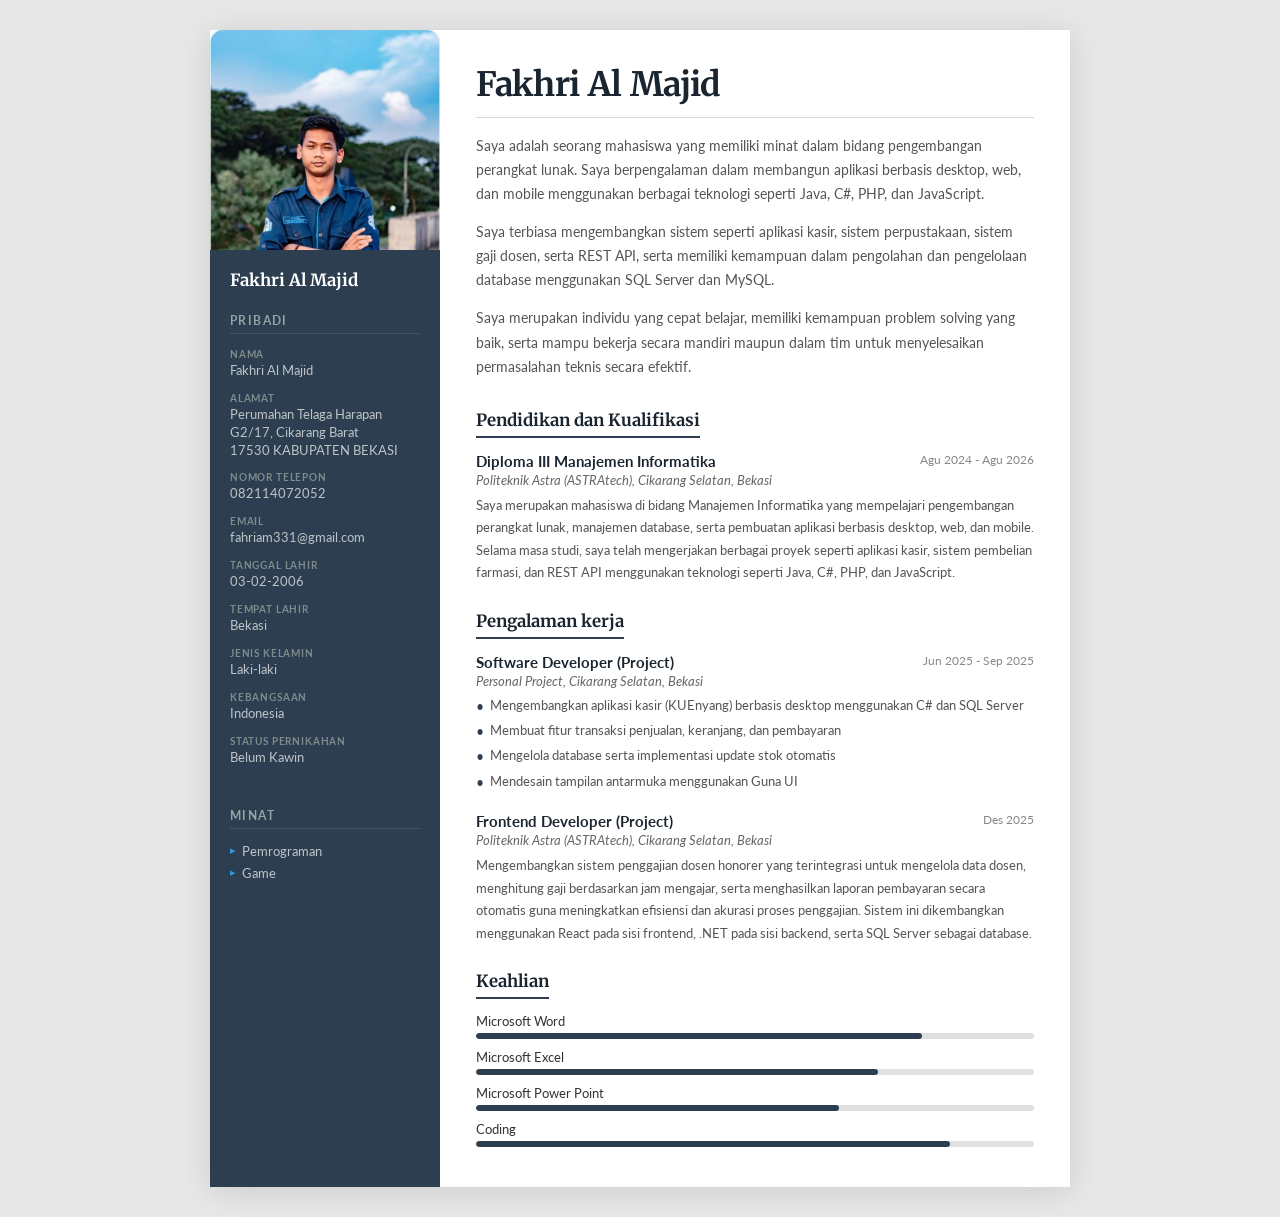
<file: index.html>
<!doctype html>
<html lang="id">
   <head>
      <meta charset="UTF-8" />
      <meta name="viewport" content="width=device-width, initial-scale=1.0" />
      <title>CV — Fakhri Al Majid</title>
      <link rel="preconnect" href="https://fonts.googleapis.com" />
      <link rel="stylesheet" href="style.css">
      <link
         href="https://fonts.googleapis.com/css2?family=Lato:wght@300;400;700;900&family=Merriweather:wght@400;700&display=swap"
         rel="stylesheet"
      />
   </head>
   <body>
      <div class="cv-wrapper">
         <!-- SIDEBAR -->
         <aside class="sidebar">
            <div class="sidebar-photo">
               <img
                  src="/poto majid.jpeg"
                  alt="Foto Profil"
               />
            </div>

            <div class="sidebar-name">Fakhri Al Majid</div>

            <div class="sidebar-section">
               <div class="sidebar-section-title">Pribadi</div>
               <ul class="info-list">
                  <li class="info-item">
                     <div class="info-label">Nama</div>
                     <div class="info-value">Fakhri Al Majid</div>
                  </li>
                  <li class="info-item">
                     <div class="info-label">Alamat</div>
                     <div class="info-value">
                        Perumahan Telaga Harapan G2/17, Cikarang Barat<br />17530
                        KABUPATEN BEKASI
                     </div>
                  </li>
                  <li class="info-item">
                     <div class="info-label">Nomor telepon</div>
                     <div class="info-value">082114072052</div>
                  </li>
                  <li class="info-item">
                     <div class="info-label">Email</div>
                     <div class="info-value">fahriam331@gmail.com</div>
                  </li>
                  <li class="info-item">
                     <div class="info-label">Tanggal lahir</div>
                     <div class="info-value">03-02-2006</div>
                  </li>
                  <li class="info-item">
                     <div class="info-label">Tempat lahir</div>
                     <div class="info-value">Bekasi</div>
                  </li>
                  <li class="info-item">
                     <div class="info-label">Jenis kelamin</div>
                     <div class="info-value">Laki-laki</div>
                  </li>
                  <li class="info-item">
                     <div class="info-label">Kebangsaan</div>
                     <div class="info-value">Indonesia</div>
                  </li>
                  <li class="info-item">
                     <div class="info-label">Status pernikahan</div>
                     <div class="info-value">Belum Kawin</div>
                  </li>
               </ul>
            </div>

            <div class="sidebar-section" style="margin-top: 20px">
               <div class="sidebar-section-title">Minat</div>
               <ul class="minat-list">
                  <li>Pemrograman</li>
                  <li>Game</li>
               </ul>
            </div>
         </aside>

         <!-- MAIN CONTENT -->
         <main class="main">
            <h1 class="main-name">Fakhri Al Majid</h1>
            <div class="divider"></div>

            <p class="summary">
               Saya adalah seorang mahasiswa yang memiliki minat dalam bidang
               pengembangan perangkat lunak. Saya berpengalaman dalam membangun
               aplikasi berbasis desktop, web, dan mobile menggunakan berbagai
               teknologi seperti Java, C#, PHP, dan JavaScript.
            </p>
            <p class="summary" style="margin-top: -10px">
               Saya terbiasa mengembangkan sistem seperti aplikasi kasir, sistem
               perpustakaan, sistem gaji dosen, serta REST API, serta memiliki
               kemampuan dalam pengolahan dan pengelolaan database menggunakan
               SQL Server dan MySQL.
            </p>
            <p class="summary" style="margin-top: -10px">
               Saya merupakan individu yang cepat belajar, memiliki kemampuan
               problem solving yang baik, serta mampu bekerja secara mandiri
               maupun dalam tim untuk menyelesaikan permasalahan teknis secara
               efektif.
            </p>

            <!-- PENDIDIKAN -->
            <h2 class="section-heading">Pendidikan dan Kualifikasi</h2>

            <div class="entry">
               <div class="entry-header">
                  <div class="entry-title">
                     Diploma III Manajemen Informatika
                  </div>
                  <div class="entry-date">Agu 2024 - Agu 2026</div>
               </div>
               <div class="entry-subtitle">
                  Politeknik Astra (ASTRAtech), Cikarang Selatan, Bekasi
               </div>
               <p class="entry-desc">
                  Saya merupakan mahasiswa di bidang Manajemen Informatika yang
                  mempelajari pengembangan perangkat lunak, manajemen database,
                  serta pembuatan aplikasi berbasis desktop, web, dan mobile.
                  Selama masa studi, saya telah mengerjakan berbagai proyek
                  seperti aplikasi kasir, sistem pembelian farmasi, dan REST API
                  menggunakan teknologi seperti Java, C#, PHP, dan JavaScript.
               </p>
            </div>

            <!-- PENGALAMAN -->
            <h2 class="section-heading">Pengalaman kerja</h2>

            <div class="entry">
               <div class="entry-header">
                  <div class="entry-title">Software Developer (Project)</div>
                  <div class="entry-date">Jun 2025 - Sep 2025</div>
               </div>
               <div class="entry-subtitle">
                  Personal Project, Cikarang Selatan, Bekasi
               </div>
               <ul class="entry-bullets">
                  <li>
                     Mengembangkan aplikasi kasir (KUEnyang) berbasis desktop
                     menggunakan C# dan SQL Server
                  </li>
                  <li>
                     Membuat fitur transaksi penjualan, keranjang, dan
                     pembayaran
                  </li>
                  <li>
                     Mengelola database serta implementasi update stok otomatis
                  </li>
                  <li>Mendesain tampilan antarmuka menggunakan Guna UI</li>
               </ul>
            </div>

            <div class="entry">
               <div class="entry-header">
                  <div class="entry-title">Frontend Developer (Project)</div>
                  <div class="entry-date">Des 2025</div>
               </div>
               <div class="entry-subtitle">
                  Politeknik Astra (ASTRAtech), Cikarang Selatan, Bekasi
               </div>
               <p class="entry-desc">
                  Mengembangkan sistem penggajian dosen honorer yang
                  terintegrasi untuk mengelola data dosen, menghitung gaji
                  berdasarkan jam mengajar, serta menghasilkan laporan
                  pembayaran secara otomatis guna meningkatkan efisiensi dan
                  akurasi proses penggajian. Sistem ini dikembangkan menggunakan
                  React pada sisi frontend, .NET pada sisi backend, serta SQL
                  Server sebagai database.
               </p>
            </div>

            <!-- KEAHLIAN -->
            <h2 class="section-heading">Keahlian</h2>

            <div class="skill-list">
               <div class="skill-row">
                  <div class="skill-top">
                     <span class="skill-name">Microsoft Word</span>
                  </div>
                  <div class="skill-bar">
                     <div class="skill-fill" data-w="80"></div>
                  </div>
               </div>
               <div class="skill-row">
                  <div class="skill-top">
                     <span class="skill-name">Microsoft Excel</span>
                  </div>
                  <div class="skill-bar">
                     <div class="skill-fill" data-w="72"></div>
                  </div>
               </div>
               <div class="skill-row">
                  <div class="skill-top">
                     <span class="skill-name">Microsoft Power Point</span>
                  </div>
                  <div class="skill-bar">
                     <div class="skill-fill" data-w="65"></div>
                  </div>
               </div>
               <div class="skill-row">
                  <div class="skill-top">
                     <span class="skill-name">Coding</span>
                  </div>
                  <div class="skill-bar">
                     <div class="skill-fill" data-w="85"></div>
                  </div>
               </div>
            </div>
         </main>
      </div>

      <script>
         const observer = new IntersectionObserver(
            (entries) => {
               entries.forEach((e) => {
                  if (e.isIntersecting) {
                     e.target.querySelectorAll(".skill-fill").forEach((bar) => {
                        bar.style.width = bar.dataset.w + "%";
                     });
                  }
               });
            },
            { threshold: 0.2 },
         );
         document
            .querySelectorAll(".skill-list")
            .forEach((el) => observer.observe(el));

         // Also trigger on load
         window.addEventListener("load", () => {
            document.querySelectorAll(".skill-fill").forEach((bar) => {
               bar.style.width = bar.dataset.w + "%";
            });
         });
      </script>
   </body>
</html>
</file>
<file: style.css>
* {
   box-sizing: border-box;
   margin: 0;
   padding: 0;
}

body {
   font-family: "Lato", sans-serif;
   background: #e8e8e8;
   min-height: 100vh;
   display: flex;
   justify-content: center;
   align-items: flex-start;
   padding: 30px 16px;
   color: #2d2d2d;
}

.cv-wrapper {
   width: 860px;
   max-width: 100%;
   background: #fff;
   display: flex;
   box-shadow: 0 4px 32px rgba(0, 0, 0, 0.13);
   min-height: 100vh;
}

.sidebar {
   width: 230px;
   flex-shrink: 0;
   background: #2c3e50;
   color: #ecf0f1;
   display: flex;
   flex-direction: column;
   padding: 0 0 32px;
}

.sidebar-photo {
   width: 100%;
   height: 220px;
   overflow: hidden;
   background: #1a252f;
   display: flex;
   align-items: center;
   justify-content: center;
   font-size: 5rem;
}

.sidebar-photo img {
   width: 100%;
   height: 100%;
   object-fit: cover;
   object-position: center top;
}

.sidebar-section {
   padding: 22px 20px 0;
}

.sidebar-section-title {
   font-size: 0.72rem;
   font-weight: 700;
   letter-spacing: 0.12em;
   text-transform: uppercase;
   color: #95a5a6;
   margin-bottom: 14px;
   padding-bottom: 6px;
   border-bottom: 1px solid rgba(255, 255, 255, 0.1);
}

.sidebar-name {
   font-family: "Merriweather", serif;
   font-size: 1.05rem;
   font-weight: 700;
   color: #fff;
   line-height: 1.3;
   padding: 20px 20px 0;
}

.info-list {
   list-style: none;
   display: flex;
   flex-direction: column;
   gap: 12px;
}
.info-label {
   font-size: 0.65rem;
   font-weight: 700;
   letter-spacing: 0.08em;
   text-transform: uppercase;
   color: #7f8c8d;
   margin-bottom: 2px;
}
.info-value {
   font-size: 0.8rem;
   color: #bdc3c7;
   line-height: 1.4;
}

.minat-list {
   list-style: none;
   display: flex;
   flex-direction: column;
   gap: 6px;
}
.minat-list li {
   font-size: 0.82rem;
   color: #bdc3c7;
   padding-left: 12px;
   position: relative;
}
.minat-list li::before {
   content: "▸";
   position: absolute;
   left: 0;
   color: #3498db;
   font-size: 0.7rem;
}

/* ─── MAIN ─── */
.main {
   flex: 1;
   padding: 36px 36px 40px;
   min-width: 0;
}

.main-name {
   font-family: "Merriweather", serif;
   font-size: 2.1rem;
   font-weight: 700;
   color: #1a252f;
   letter-spacing: -0.01em;
   margin-bottom: 14px;
   line-height: 1.1;
}

.divider {
   height: 1px;
   background: #d5d8dc;
   margin-bottom: 16px;
}

.summary {
   font-size: 0.86rem;
   color: #555;
   line-height: 1.75;
   margin-bottom: 24px;
}

/* ─── SECTION HEADERS ─── */
.section-heading {
   font-family: "Merriweather", serif;
   font-size: 1.05rem;
   font-weight: 700;
   color: #1a252f;
   margin-bottom: 14px;
   margin-top: 6px;
   padding-bottom: 5px;
   border-bottom: 2px solid #2c3e50;
   display: inline-block;
}

/* ─── EDUCATION / EXP ENTRY ─── */
.entry {
   margin-bottom: 20px;
}
.entry-header {
   display: flex;
   justify-content: space-between;
   align-items: flex-start;
   gap: 1rem;
   margin-bottom: 2px;
}
.entry-title {
   font-weight: 700;
   font-size: 0.92rem;
   color: #1a252f;
}
.entry-date {
   font-size: 0.78rem;
   color: #888;
   white-space: nowrap;
   flex-shrink: 0;
}
.entry-subtitle {
   font-size: 0.8rem;
   color: #666;
   font-style: italic;
   margin-bottom: 6px;
}
.entry-desc {
   font-size: 0.83rem;
   color: #555;
   line-height: 1.7;
}
.entry-bullets {
   list-style: none;
   margin-top: 5px;
   display: flex;
   flex-direction: column;
   gap: 4px;
}
.entry-bullets li {
   font-size: 0.83rem;
   color: #555;
   line-height: 1.6;
   padding-left: 14px;
   position: relative;
}
.entry-bullets li::before {
   content: "•";
   position: absolute;
   left: 0;
   color: #2c3e50;
   font-size: 0.9rem;
}

/* ─── SKILLS BARS ─── */
.skill-list {
   display: flex;
   flex-direction: column;
   gap: 10px;
}
.skill-top {
   display: flex;
   justify-content: space-between;
   align-items: center;
   margin-bottom: 4px;
}
.skill-name {
   font-size: 0.84rem;
   color: #333;
}
.skill-bar {
   height: 6px;
   background: #e0e0e0;
   border-radius: 99px;
   overflow: hidden;
}
.skill-fill {
   height: 100%;
   background: #2c3e50;
   border-radius: 99px;
   width: 0;
   transition: width 1.2s cubic-bezier(0.16, 1, 0.3, 1);
}

@media print {
   body {
      background: white;
      padding: 0;
   }
   .cv-wrapper {
      box-shadow: none;
   }
}

@media (max-width: 680px) {
   .cv-wrapper {
      flex-direction: column;
   }
   .sidebar {
      width: 100%;
   }
   .sidebar-photo {
      height: 200px;
   }
}
</file>
